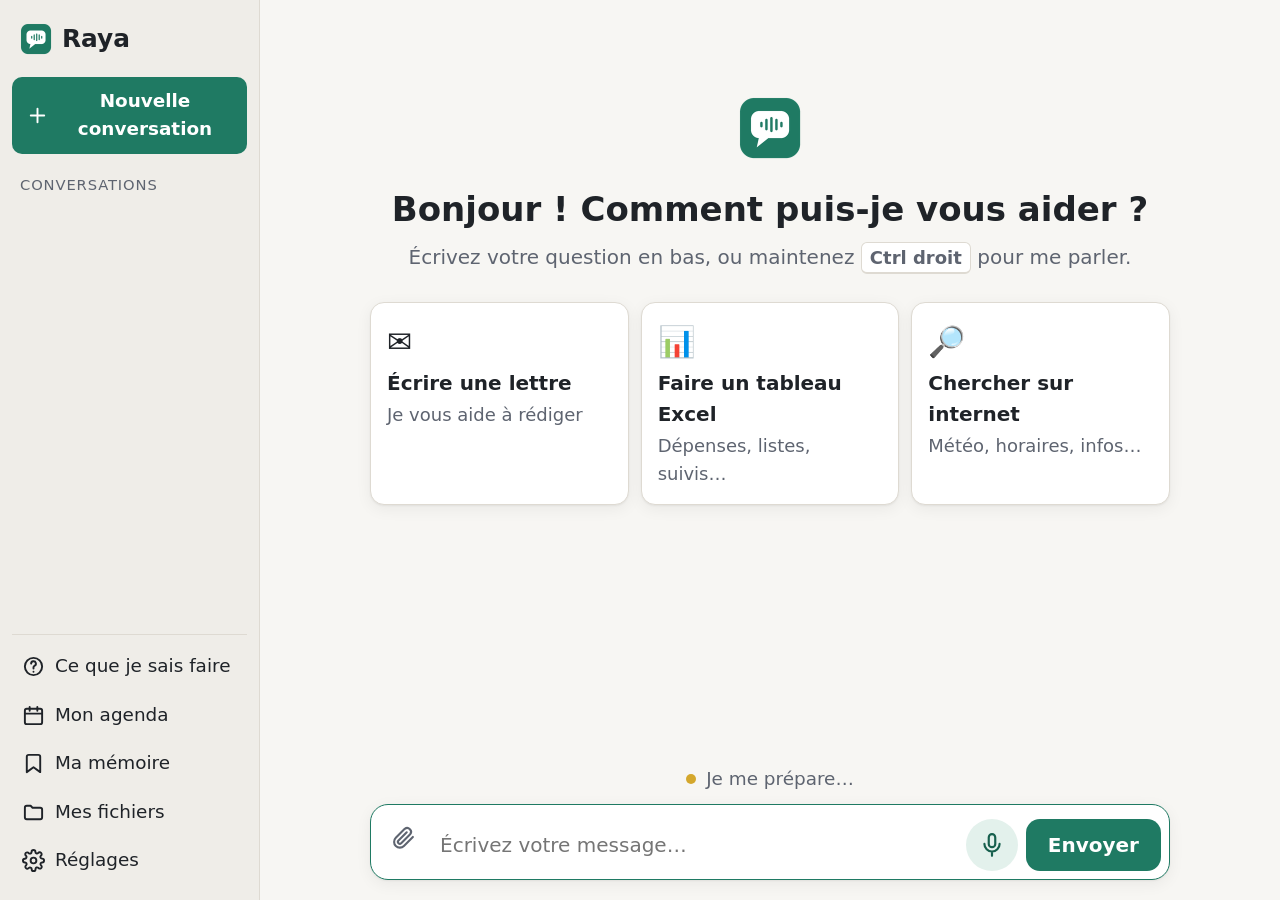
<file: raya/ui/index.html>
<!doctype html>
<html lang="fr">
<head>
  <meta charset="utf-8">
  <meta name="viewport" content="width=device-width, initial-scale=1">
  <title>Raya Assistant</title>
  <link rel="stylesheet" href="style.css">
</head>
<body>
  <aside id="barre">
    <div class="marque">
      <img src="raya.png" alt="" width="32" height="32">
      <span>Raya</span>
    </div>
    <button id="btn-nouvelle" class="btn-nouvelle">
      <svg viewBox="0 0 24 24"><path d="M12 5v14M5 12h14"/></svg>
      Nouvelle conversation
    </button>
    <div class="titre-liste">Conversations</div>
    <nav id="liste-conversations"></nav>
    <div class="bas-barre">
      <button id="btn-aide" class="lien-barre">
        <svg viewBox="0 0 24 24"><circle cx="12" cy="12" r="9"/><path d="M9.5 9a2.5 2.5 0 1 1 3.5 2.3c-.6.3-1 .9-1 1.6V14M12 17.5v.01"/></svg>
        Ce que je sais faire
      </button>
      <button id="btn-agenda" class="lien-barre">
        <svg viewBox="0 0 24 24"><rect x="3" y="5" width="18" height="16" rx="2"/><path d="M3 10h18M8 3v4M16 3v4"/></svg>
        Mon agenda
      </button>
      <button id="btn-memoire" class="lien-barre">
        <svg viewBox="0 0 24 24"><path d="M19 21l-7-5-7 5V5a2 2 0 0 1 2-2h10a2 2 0 0 1 2 2z"/></svg>
        Ma mémoire
      </button>
      <button id="btn-fichiers" class="lien-barre">
        <svg viewBox="0 0 24 24"><path d="M3 7a2 2 0 0 1 2-2h4l2 2h8a2 2 0 0 1 2 2v8a2 2 0 0 1-2 2H5a2 2 0 0 1-2-2z"/></svg>
        Mes fichiers
      </button>
      <button id="btn-reglages" class="lien-barre">
        <svg viewBox="0 0 24 24"><circle cx="12" cy="12" r="3"/><path d="M19.4 15a1.7 1.7 0 0 0 .3 1.8l.1.1a2 2 0 1 1-2.8 2.8l-.1-.1a1.7 1.7 0 0 0-1.8-.3 1.7 1.7 0 0 0-1 1.5V21a2 2 0 1 1-4 0v-.1a1.7 1.7 0 0 0-1.1-1.5 1.7 1.7 0 0 0-1.8.3l-.1.1a2 2 0 1 1-2.8-2.8l.1-.1a1.7 1.7 0 0 0 .3-1.8 1.7 1.7 0 0 0-1.5-1H3a2 2 0 1 1 0-4h.1a1.7 1.7 0 0 0 1.5-1.1 1.7 1.7 0 0 0-.3-1.8l-.1-.1a2 2 0 1 1 2.8-2.8l.1.1a1.7 1.7 0 0 0 1.8.3H9a1.7 1.7 0 0 0 1-1.5V3a2 2 0 1 1 4 0v.1a1.7 1.7 0 0 0 1 1.5 1.7 1.7 0 0 0 1.8-.3l.1-.1a2 2 0 1 1 2.8 2.8l-.1.1a1.7 1.7 0 0 0-.3 1.8V9a1.7 1.7 0 0 0 1.5 1H21a2 2 0 1 1 0 4h-.1a1.7 1.7 0 0 0-1.5 1z"/></svg>
        Réglages
      </button>
    </div>
  </aside>

  <main>
    <section id="fil" aria-live="polite">
      <div id="accueil">
        <img src="raya.png" alt="" width="64" height="64">
        <h1 id="titre-accueil">Bonjour ! Comment puis-je vous aider ?</h1>
        <p class="indice">Écrivez votre question en bas, ou maintenez <kbd class="nom-touche">Ctrl droit</kbd> pour me parler.</p>
        <div id="suggestions" class="suggestions">
          <button class="suggestion" data-texte="Aide-moi à écrire une lettre pour ">
            <span class="emoji">✉️</span><strong>Écrire une lettre</strong><span>Je vous aide à rédiger</span>
          </button>
          <button class="suggestion" data-texte="Fais-moi un tableau Excel pour ">
            <span class="emoji">📊</span><strong>Faire un tableau Excel</strong><span>Dépenses, listes, suivis…</span>
          </button>
          <button class="suggestion" data-texte="Cherche sur internet : ">
            <span class="emoji">🔎</span><strong>Chercher sur internet</strong><span>Météo, horaires, infos…</span>
          </button>
        </div>
      </div>
    </section>

    <footer id="saisie">
      <div id="etat" class="etat demarrage"><span class="point"></span><span id="etat-texte">Je me prépare…</span></div>
      <div id="joints"></div>
      <div class="zone">
        <button id="btn-joindre" class="btn-icone" title="Joindre un fichier (Word, LibreOffice, PDF, Excel)">
          <svg viewBox="0 0 24 24"><path d="M21 11.5l-8.6 8.6a5.5 5.5 0 0 1-7.8-7.8l8.6-8.6a3.7 3.7 0 0 1 5.2 5.2l-8.6 8.6a1.8 1.8 0 0 1-2.6-2.6l7.9-7.9"/></svg>
        </button>
        <textarea id="texte" rows="1" placeholder="Écrivez votre message…"></textarea>
        <button id="btn-micro" class="btn-micro" title="Maintenez pour parler">
          <svg viewBox="0 0 24 24"><rect x="9" y="2" width="6" height="12" rx="3"/><path d="M5 11a7 7 0 0 0 14 0M12 18v4"/></svg>
        </button>
        <button id="btn-envoyer" class="btn-envoyer">Envoyer</button>
      </div>
    </footer>
  </main>

  <!-- Premier lancement -->
  <div id="ecran-installation" class="voile" hidden>
    <div class="carte">
      <img src="raya.png" alt="" width="64" height="64">
      <h2 id="titre-installation">Bienvenue dans Raya Assistant !</h2>
      <p id="texte-installation">Avant de commencer, je dois télécharger mon « cerveau », ma vue et ma reconnaissance de la voix
        (<strong id="taille-installation">3 Go</strong>). C'est à faire une seule fois.</p>
      <p class="petit">Selon votre connexion, cela prend de 5 à 30 minutes. Vous pourrez ensuite m'utiliser même sans internet.</p>
      <div id="progression" hidden>
        <div class="barre-progression"><div id="progression-remplie"></div></div>
        <p id="progression-texte" class="petit">0 %</p>
      </div>
      <p id="erreur-installation" class="erreur" hidden></p>
      <button id="btn-installer" class="btn-principal">Commencer</button>
    </div>
  </div>

  <!-- Réglages -->
  <div id="ecran-reglages" class="voile" hidden>
    <div class="carte reglages">
      <h2>Réglages</h2>
      <label>Touche pour parler</label>
      <div class="ligne-reglage">
        <kbd id="reglage-touche" class="nom-touche">Ctrl droit</kbd>
        <button id="btn-changer-touche" class="btn-secondaire">Changer</button>
      </div>
      <p id="aide-touche" class="petit" hidden>Appuyez maintenant sur la touche que vous voulez utiliser (par exemple F9 ou Ctrl droit).</p>
      <label for="reglage-voix">Voix de Raya</label>
      <div class="ligne-reglage">
        <select id="reglage-voix"></select>
        <button id="btn-tester-voix" class="btn-secondaire">Écouter</button>
      </div>
      <label for="reglage-taille">Taille du texte</label>
      <div class="ligne-reglage">
        <span class="petit">A</span>
        <input id="reglage-taille" type="range" min="16" max="32" step="1">
        <span style="font-size:1.4em">A</span>
      </div>
      <label for="reglage-messagerie">Ma messagerie (pour préparer les e-mails)</label>
      <div class="ligne-reglage"><select id="reglage-messagerie"></select></div>
      <label for="reglage-son">Sonnerie des rappels</label>
      <div class="ligne-reglage">
        <select id="reglage-son"></select>
        <button id="btn-tester-son" class="btn-secondaire">Écouter</button>
      </div>
      <label>Présentation</label>
      <button id="btn-refaire-accueil" class="btn-secondaire">Refaire la présentation (prénom, e-mail)</button>
      <label>Rappels de l'agenda</label>
      <label class="case"><input id="reglage-demarrage" type="checkbox">
        Démarrer Raya avec l'ordinateur, pour ne manquer aucun rappel</label>
      <button id="btn-fermer-reglages" class="btn-principal">Fermer</button>
    </div>
  </div>

  <!-- Accueil : faire connaissance, puis ce que Raya sait faire -->
  <div id="ecran-accueil" class="voile" hidden>
    <div class="carte accueil">
      <section class="etape" data-etape="1">
        <img src="raya.png" alt="" width="56" height="56">
        <h2>Bienvenue ! Faisons connaissance</h2>
        <p>Deux petites questions pour que je vous aide au mieux. Vous pouvez passer chacune d'elles.</p>
        <label for="accueil-prenom">Comment vous appelez-vous ?</label>
        <input id="accueil-prenom" placeholder="Votre prénom" autocomplete="given-name" maxlength="40">
      </section>
      <section class="etape" data-etape="2" hidden>
        <h2>Votre adresse e-mail</h2>
        <p>C'est facultatif. Elle me sert à <strong>préparer vos e-mails</strong> dans la bonne messagerie
          (Gmail ou Outlook), et à vous écrire à vous-même (« envoie-moi la liste de courses »).</p>
        <p class="petit">Je n'envoie jamais rien sans vous : je prépare le message, vous le relisez et c'est vous qui
          cliquez sur « Envoyer ». Votre adresse reste uniquement sur cet ordinateur.</p>
        <label for="accueil-email">Votre adresse e-mail</label>
        <input id="accueil-email" type="email" placeholder="exemple : marie.dupont@gmail.com" autocomplete="email">
        <p id="accueil-erreur" class="erreur petit" hidden></p>
      </section>
      <section class="etape" data-etape="3" hidden>
        <h2>Voici ce que je sais faire</h2>
        <p class="petit">Dites-moi simplement ces phrases, ou écrivez-les.</p>
        <div id="accueil-fonctions" class="liste-fonctions"></div>
      </section>
      <p id="accueil-telechargement" class="petit" hidden></p>
      <div class="boutons-accueil">
        <span id="accueil-etape" class="petit"></span>
        <button id="accueil-passer" class="btn-secondaire">Passer</button>
        <button id="accueil-suivant" class="btn-principal">Suivant</button>
      </div>
    </div>
  </div>

  <!-- Mon agenda -->
  <div id="ecran-agenda" class="voile" hidden>
    <div class="carte memoire">
      <h2>Mon agenda</h2>
      <p class="petit">Dites par exemple « rappelle-moi le dentiste mardi à 15 h »,
        « mes médicaments tous les jours à 8 h » ou « qu'est-ce que j'ai demain ? ».</p>
      <ul id="liste-agenda" class="liste-memoire"></ul>
      <button id="btn-fermer-agenda" class="btn-principal">Fermer</button>
    </div>
  </div>

  <!-- Ma mémoire -->
  <div id="ecran-memoire" class="voile" hidden>
    <div class="carte memoire">
      <h2>Ma mémoire</h2>
      <p class="petit">Tout est enregistré uniquement sur cet ordinateur.</p>

      <h3>Ce que Raya sait de vous</h3>
      <ul id="liste-souvenirs" class="liste-memoire"></ul>
      <button id="btn-tout-oublier" class="lien-danger">Tout effacer</button>

      <h3>Mes sites favoris</h3>
      <p class="petit">Dites ensuite par exemple « ouvre ma banque ».</p>
      <ul id="liste-favoris" class="liste-memoire"></ul>
      <form id="form-favori" class="form-favori">
        <input id="favori-nom" placeholder="Nom (ex. : Ma banque)" autocomplete="off">
        <input id="favori-url" placeholder="Adresse (ex. : www.credit-agricole.fr)" autocomplete="off">
        <button type="submit" class="btn-secondaire">Ajouter</button>
      </form>
      <p id="erreur-favori" class="erreur petit" hidden></p>

      <h3>Mes contacts</h3>
      <p class="petit">Demandez ensuite par exemple « quel est le numéro de Nicole ? » ou « envoie un mail à Nicole
        pour lui donner la date du restaurant ». Raya prépare le message : vous le relisez et cliquez vous-même sur
        Envoyer. Vous pouvez aussi dire « enregistre le numéro de Nicole : 06 12 34 56 78 ».</p>
      <ul id="liste-contacts" class="liste-memoire"></ul>
      <form id="form-contact" class="form-favori">
        <input id="contact-nom" placeholder="Nom (ex. : Nicole)" autocomplete="off">
        <input id="contact-telephone" type="tel" placeholder="Téléphone" autocomplete="off">
        <input id="contact-email" type="email" placeholder="Adresse e-mail" autocomplete="off">
        <button type="submit" class="btn-secondaire">Ajouter</button>
      </form>
      <p id="erreur-contact" class="erreur petit" hidden></p>

      <h3>Mes raccourcis</h3>
      <p class="petit">Faites une ou plusieurs actions, puis dites « retiens ça sous le nom ma routine du matin ».
        Ensuite, dites « fais ma routine du matin » pour tout refaire.</p>
      <ul id="liste-raccourcis" class="liste-memoire"></ul>

      <button id="btn-fermer-memoire" class="btn-principal">Fermer</button>
    </div>
  </div>

  <div id="depot" hidden><div>Déposez votre fichier ici</div></div>
  <div id="notifications"></div>

  <script src="markdown.js"></script>
  <script src="app.js"></script>
</body>
</html>
</file>
<file: raya/ui/style.css>
:root {
  --taille: 20px;
  --fond: #F7F6F3;
  --surface: #FFFFFF;
  --barre: #EFEDE8;
  --texte: #1F2328;
  --texte-doux: #5E6470;
  --bord: #DEDAD2;
  --accent: #1F7A63;
  --accent-fonce: #17604E;
  --accent-clair: #E3F1EC;
  --bulle-user: #E3F1EC;
  --danger: #B42318;
  --ecoute: #C2410C;
  --ombre: 0 1px 2px rgba(0,0,0,.05), 0 4px 16px rgba(0,0,0,.06);
}
@media (prefers-color-scheme: dark) {
  :root {
    --fond: #17191C;
    --surface: #202327;
    --barre: #1C1E21;
    --texte: #ECEDEE;
    --texte-doux: #A2A8B1;
    --bord: #33373D;
    --accent: #3DB38F;
    --accent-fonce: #2E9A79;
    --accent-clair: #1D3A31;
    --bulle-user: #1D3A31;
    --danger: #F97066;
    --ecoute: #FB923C;
    --ombre: 0 1px 2px rgba(0,0,0,.3), 0 4px 16px rgba(0,0,0,.3);
  }
}

* { box-sizing: border-box; }
html, body { margin: 0; height: 100%; }
body {
  display: flex;
  font: var(--taille)/1.55 "Segoe UI", system-ui, sans-serif;
  background: var(--fond);
  color: var(--texte);
  overflow: hidden;
}
button { font: inherit; color: inherit; cursor: pointer; border: none; background: none; }
svg { width: 1.25em; height: 1.25em; fill: none; stroke: currentColor; stroke-width: 2; stroke-linecap: round; stroke-linejoin: round; flex-shrink: 0; }
kbd {
  display: inline-block; padding: .05em .45em; border: 1px solid var(--bord); border-bottom-width: 2px;
  border-radius: 6px; background: var(--surface); font: inherit; font-size: .9em; font-weight: 600;
}
[hidden] { display: none !important; }

/* ---------- Barre latérale ---------- */
#barre {
  width: 260px; flex-shrink: 0; display: flex; flex-direction: column; gap: 6px;
  padding: 16px 12px; background: var(--barre); border-right: 1px solid var(--bord);
  font-size: .92em;
}
.marque { display: flex; align-items: center; gap: 10px; font-size: 1.35em; font-weight: 700; padding: 4px 8px 12px; }
.marque img { border-radius: 8px; }
.btn-nouvelle {
  display: flex; align-items: center; gap: 8px; padding: 10px 14px; border-radius: 10px;
  background: var(--accent); color: #fff; font-weight: 600;
}
.btn-nouvelle:hover { background: var(--accent-fonce); }
.titre-liste { margin: 14px 8px 4px; font-size: .8em; text-transform: uppercase; letter-spacing: .06em; color: var(--texte-doux); }
#liste-conversations { flex: 1; overflow-y: auto; display: flex; flex-direction: column; gap: 2px; }
.conversation {
  display: flex; align-items: center; gap: 6px; padding: 8px 10px; border-radius: 8px; text-align: left; width: 100%;
}
.conversation:hover, .conversation.active { background: var(--surface); }
.conversation .titre { flex: 1; overflow: hidden; white-space: nowrap; text-overflow: ellipsis; }
.conversation .suppr { opacity: 0; padding: 2px; border-radius: 6px; color: var(--texte-doux); }
.conversation:hover .suppr { opacity: 1; }
.conversation .suppr:hover { color: var(--danger); }
.vide { padding: 8px 10px; color: var(--texte-doux); font-style: italic; }
.bas-barre { border-top: 1px solid var(--bord); padding-top: 8px; display: flex; flex-direction: column; gap: 2px; }
.lien-barre { display: flex; align-items: center; gap: 10px; padding: 9px 10px; border-radius: 8px; text-align: left; }
.lien-barre:hover { background: var(--surface); }

/* ---------- Zone principale ---------- */
main { flex: 1; display: flex; flex-direction: column; min-width: 0; }
#fil { flex: 1; overflow-y: auto; padding: 24px 24px 8px; scroll-behavior: smooth; }
#fil > * { max-width: 800px; margin-left: auto; margin-right: auto; }

#accueil { text-align: center; padding-top: 8vh; }
#accueil img { border-radius: 14px; }
#accueil h1 { font-size: 1.7em; margin: 14px 0 6px; }
.indice { color: var(--texte-doux); margin: 0 0 28px; }
.suggestions { display: grid; grid-template-columns: repeat(3, 1fr); gap: 12px; }
.suggestion {
  display: flex; flex-direction: column; align-items: flex-start; gap: 2px; padding: 16px; text-align: left;
  background: var(--surface); border: 1px solid var(--bord); border-radius: 14px; box-shadow: var(--ombre);
}
.suggestion:hover { border-color: var(--accent); }
.suggestion .emoji { font-size: 1.5em; }
.suggestion span:last-child { color: var(--texte-doux); font-size: .9em; }

.message { display: flex; margin: 14px auto; }
.message.user { justify-content: flex-end; }
.message.user .contenu {
  background: var(--bulle-user); padding: 10px 16px; border-radius: 18px 18px 4px 18px; max-width: 80%;
  white-space: pre-wrap; overflow-wrap: anywhere;
}
.message.assistant { flex-direction: column; }
.message.assistant .contenu { overflow-wrap: anywhere; }
.message.avis .contenu { background: var(--accent-clair); border-radius: 12px; padding: 10px 14px; }
.contenu p { margin: 0 0 .7em; }
.contenu p:last-child { margin-bottom: 0; }
.contenu h1, .contenu h2, .contenu h3 { font-size: 1.1em; margin: 1em 0 .4em; }
.contenu ul, .contenu ol { margin: 0 0 .7em; padding-left: 1.5em; }
.contenu a { color: var(--accent); }
.contenu code { background: var(--barre); padding: .1em .35em; border-radius: 4px; font-size: .9em; }
.contenu pre { background: var(--barre); padding: 12px; border-radius: 8px; overflow-x: auto; }
.contenu table { border-collapse: collapse; margin: 0 0 .8em; font-size: .95em; display: block; overflow-x: auto; }
.contenu th, .contenu td { border: 1px solid var(--bord); padding: 6px 10px; text-align: left; }
.contenu th { background: var(--barre); }
.joint-message { display: inline-flex; align-items: center; gap: 6px; font-size: .9em; color: var(--texte-doux); }

.attente { display: inline-flex; gap: 5px; padding: 6px 0; }
.attente i { width: 8px; height: 8px; border-radius: 50%; background: var(--texte-doux); animation: rebond 1.2s infinite; }
.attente i:nth-child(2) { animation-delay: .15s; }
.attente i:nth-child(3) { animation-delay: .3s; }
@keyframes rebond { 0%, 60%, 100% { opacity: .3; transform: translateY(0); } 30% { opacity: 1; transform: translateY(-4px); } }

.actions { display: flex; flex-wrap: wrap; gap: 6px; margin-top: 8px; }
.action {
  display: inline-flex; align-items: center; gap: 6px; padding: 5px 10px; border-radius: 8px;
  color: var(--texte-doux); font-size: .88em; border: 1px solid transparent;
}
.action:hover { background: var(--surface); border-color: var(--bord); color: var(--texte); }
.action.fichier { background: var(--accent-clair); color: var(--accent-fonce); font-weight: 600; }
@media (prefers-color-scheme: dark) { .action.fichier { color: var(--accent); } }
.erreur-message { color: var(--danger); }

/* ---------- Saisie ---------- */
#saisie { padding: 8px 24px 20px; }
#saisie > * { max-width: 800px; margin-left: auto; margin-right: auto; }
.etat {
  display: flex; align-items: center; justify-content: center; gap: 10px; margin-bottom: 10px;
  color: var(--texte-doux); font-size: .92em; min-height: 1.6em;
}
.etat .point { width: 10px; height: 10px; border-radius: 50%; background: var(--texte-doux); flex-shrink: 0; }
.etat.pret .point { background: var(--accent); }
.etat.ecoute { color: var(--ecoute); font-weight: 700; font-size: 1.05em; }
.etat.ecoute .point { background: var(--ecoute); animation: pulsation 1s infinite; }
.etat.reflechit .point, .etat.outil .point, .etat.transcription .point, .etat.demarrage .point { background: #D4A72C; animation: pulsation 1.4s infinite; }
.etat.parle .point { background: var(--accent); animation: pulsation 1s infinite; }
.etat.erreur { color: var(--danger); }
.etat.erreur .point { background: var(--danger); }
@keyframes pulsation { 0%, 100% { transform: scale(1); opacity: 1; } 50% { transform: scale(1.5); opacity: .5; } }

#joints { display: flex; flex-wrap: wrap; gap: 6px; }
#joints:not(:empty) { margin-bottom: 8px; }
.puce-joint {
  display: inline-flex; align-items: center; gap: 6px; padding: 4px 6px 4px 12px; border-radius: 999px;
  background: var(--accent-clair); font-size: .9em;
}
.puce-joint button { padding: 2px; border-radius: 50%; }
.puce-joint button:hover { color: var(--danger); }

.zone {
  display: flex; align-items: flex-end; gap: 8px; padding: 8px; background: var(--surface);
  border: 1px solid var(--bord); border-radius: 18px; box-shadow: var(--ombre);
}
.zone:focus-within { border-color: var(--accent); }
textarea {
  flex: 1; border: none; outline: none; resize: none; background: transparent; color: inherit;
  font: inherit; padding: 10px 4px; max-height: 40vh;
}
.btn-icone { padding: 12px; border-radius: 12px; color: var(--texte-doux); }
.btn-icone:hover { background: var(--barre); color: var(--texte); }
.btn-micro {
  width: 52px; height: 52px; border-radius: 50%; display: grid; place-items: center;
  background: var(--accent-clair); color: var(--accent-fonce); flex-shrink: 0; user-select: none;
}
@media (prefers-color-scheme: dark) { .btn-micro { color: var(--accent); } }
.btn-micro svg { width: 26px; height: 26px; }
.btn-micro:hover { filter: brightness(.95); }
.btn-micro.actif { background: var(--ecoute); color: #fff; box-shadow: 0 0 0 6px color-mix(in srgb, var(--ecoute) 25%, transparent); }
.btn-envoyer {
  height: 52px; padding: 0 22px; border-radius: 14px; background: var(--accent); color: #fff; font-weight: 600; flex-shrink: 0;
}
.btn-envoyer:hover { background: var(--accent-fonce); }
.btn-envoyer.arreter { background: var(--danger); }
.btn-envoyer:disabled { opacity: .45; cursor: default; }

/* ---------- Fenêtres par-dessus ---------- */
.voile {
  position: fixed; inset: 0; display: grid; place-items: center; padding: 16px;
  background: color-mix(in srgb, var(--fond) 70%, transparent); backdrop-filter: blur(6px); z-index: 10;
}
.carte {
  width: min(520px, 100%); background: var(--surface); border: 1px solid var(--bord); border-radius: 18px;
  box-shadow: var(--ombre); padding: 28px; text-align: center;
}
.carte img { border-radius: 14px; }
.carte h2 { margin: 12px 0 8px; }
.petit { font-size: .88em; color: var(--texte-doux); }
.erreur { color: var(--danger); }
.btn-principal { margin-top: 18px; padding: 12px 28px; border-radius: 12px; background: var(--accent); color: #fff; font-weight: 600; }
.btn-principal:hover { background: var(--accent-fonce); }
.btn-secondaire { padding: 8px 14px; border-radius: 10px; border: 1px solid var(--bord); background: var(--surface); }
.btn-secondaire:hover { border-color: var(--accent); }
.barre-progression { height: 14px; border-radius: 999px; background: var(--barre); overflow: hidden; margin-top: 16px; }
#progression-remplie { height: 100%; width: 0; background: var(--accent); border-radius: 999px; transition: width .3s; }

.reglages { text-align: left; }
.reglages label { display: block; font-weight: 600; margin: 18px 0 6px; }
.ligne-reglage { display: flex; align-items: center; gap: 10px; }
.ligne-reglage select { flex: 1; font: inherit; padding: 8px; border-radius: 10px; border: 1px solid var(--bord); background: var(--surface); color: inherit; }
.ligne-reglage input[type=range] { flex: 1; accent-color: var(--accent); }
.reglages .btn-principal { display: block; margin-left: auto; }
.reglages label.case { display: flex; align-items: center; gap: 10px; font-weight: normal; margin: 0; cursor: pointer; }
.reglages label.case input { width: 18px; height: 18px; accent-color: var(--accent); }

#depot {
  position: fixed; inset: 12px; border: 3px dashed var(--accent); border-radius: 20px; z-index: 20;
  display: grid; place-items: center; background: color-mix(in srgb, var(--accent-clair) 85%, transparent);
  font-size: 1.5em; font-weight: 700; color: var(--accent-fonce); pointer-events: none;
}

#notifications { position: fixed; top: 16px; left: 50%; transform: translateX(-50%); display: flex; flex-direction: column; gap: 8px; z-index: 30; }
.notification {
  background: var(--texte); color: var(--fond); padding: 10px 18px; border-radius: 12px; box-shadow: var(--ombre);
  animation: apparition .2s ease-out; max-width: 520px;
}
.notification.rappel {
  display: flex; align-items: center; gap: 14px; background: var(--accent); color: #fff; font-size: 1.1em; font-weight: 600;
}
.notification.rappel button { color: var(--texte); white-space: nowrap; }
@keyframes apparition { from { opacity: 0; transform: translateY(-8px); } }

@media (max-width: 860px) {
  #barre { display: none; }
  .suggestions { grid-template-columns: 1fr; }
}

/* ---------- Accueil : faire connaissance, ce que je sais faire ---------- */
#ecran-accueil { z-index: 12; }
.carte.accueil { width: min(680px, 100%); text-align: left; max-height: calc(100vh - 32px); display: flex; flex-direction: column; }
.carte.accueil .etape { overflow-y: auto; }
.carte.accueil h2 { margin-top: 4px; }
.carte.accueil label:not(.usage) { display: block; font-weight: 600; margin: 18px 0 6px; }
.carte.accueil input[type=email], .carte.accueil input:not([type]) {
  width: 100%; font: inherit; padding: 10px 12px; border-radius: 10px; border: 1px solid var(--bord);
  background: var(--surface); color: inherit;
}
.grille-usages { display: grid; grid-template-columns: repeat(2, 1fr); gap: 8px; }
.usage {
  display: flex; align-items: center; gap: 10px; padding: 12px; border-radius: 12px; border: 1px solid var(--bord);
  background: var(--barre); cursor: pointer;
}
.usage:has(input:checked) { border-color: var(--accent); background: var(--accent-clair); }
.usage input { width: 18px; height: 18px; accent-color: var(--accent); }
.usage .emoji { font-size: 1.3em; }
.liste-fonctions { display: flex; flex-direction: column; gap: 10px; }
.fonction { padding: 12px 14px; border-radius: 12px; background: var(--barre); border: 1px solid transparent; }
.fonction.choisie { border-color: var(--accent); }
.fonction .entete { display: flex; align-items: center; gap: 10px; font-size: 1.05em; }
.fonction .emoji { font-size: 1.4em; }
.fonction p { margin: 6px 0 8px; color: var(--texte-doux); }
.fonction .exemples { display: flex; flex-wrap: wrap; gap: 6px; }
.exemple { padding: 4px 10px; border-radius: 999px; background: var(--surface); border: 1px solid var(--bord); font-size: .92em; }
.exemple:not(:disabled):hover { border-color: var(--accent); }
.exemple:disabled { color: inherit; cursor: default; }
.boutons-accueil { display: flex; align-items: center; gap: 10px; margin-top: 18px; }
.boutons-accueil #accueil-etape { margin-right: auto; }
.boutons-accueil .btn-principal { margin-top: 0; }
#accueil-telechargement { margin: 14px 0 0; }
@media (max-width: 600px) { .grille-usages { grid-template-columns: 1fr; } }

/* ---------- Mémoire et sites ---------- */
.carte.memoire { text-align: left; max-height: calc(100vh - 32px); overflow-y: auto; }
.carte.memoire h2 { margin-top: 0; }
.carte.memoire h3 { font-size: 1em; margin: 22px 0 8px; }
.liste-memoire { list-style: none; margin: 0; padding: 0; display: flex; flex-direction: column; gap: 4px; }
.liste-memoire li {
  display: flex; align-items: center; gap: 10px; padding: 8px 10px; border-radius: 10px; background: var(--barre);
}
.liste-memoire li .texte { flex: 1; overflow-wrap: anywhere; }
.liste-memoire li .url { color: var(--texte-doux); font-size: .88em; }
.liste-memoire li button { color: var(--texte-doux); padding: 4px; border-radius: 6px; }
.liste-memoire li button:hover { color: var(--danger); }
.liste-memoire .vide { background: none; padding: 4px 0; }
.lien-danger { color: var(--danger); font-size: .88em; margin-top: 6px; padding: 4px 0; }
.lien-danger:hover { text-decoration: underline; }
.form-favori { display: flex; gap: 8px; margin-top: 8px; flex-wrap: wrap; }
.form-favori input {
  flex: 1 1 160px; font: inherit; padding: 8px 10px; border-radius: 10px; border: 1px solid var(--bord);
  background: var(--surface); color: inherit;
}
.form-favori input:focus { outline: none; border-color: var(--accent); }

.souvenir {
  display: inline-flex; align-self: flex-start; align-items: center; gap: 8px; margin-top: 8px; padding: 6px 8px 6px 12px;
  border-radius: 10px; background: var(--barre); font-size: .9em; color: var(--texte-doux);
}
.souvenir button { font-size: .9em; text-decoration: underline; color: var(--texte-doux); }
.souvenir button:hover { color: var(--danger); }
.souvenir.efface { opacity: .55; text-decoration: line-through; }

.proposition {
  display: flex; align-items: center; gap: 12px; margin-top: 10px; padding: 12px 14px; border-radius: 14px;
  border: 1px solid var(--bord); background: var(--surface); box-shadow: var(--ombre); max-width: 520px;
}
.proposition .info { flex: 1; min-width: 0; }
.proposition .info strong { display: block; overflow: hidden; text-overflow: ellipsis; white-space: nowrap; }
.proposition .info span { color: var(--texte-doux); font-size: .88em; }
.proposition .btn-ouvrir { padding: 8px 16px; border-radius: 10px; background: var(--accent); color: #fff; font-weight: 600; }
.proposition .btn-ouvrir:hover { background: var(--accent-fonce); }
</file>
